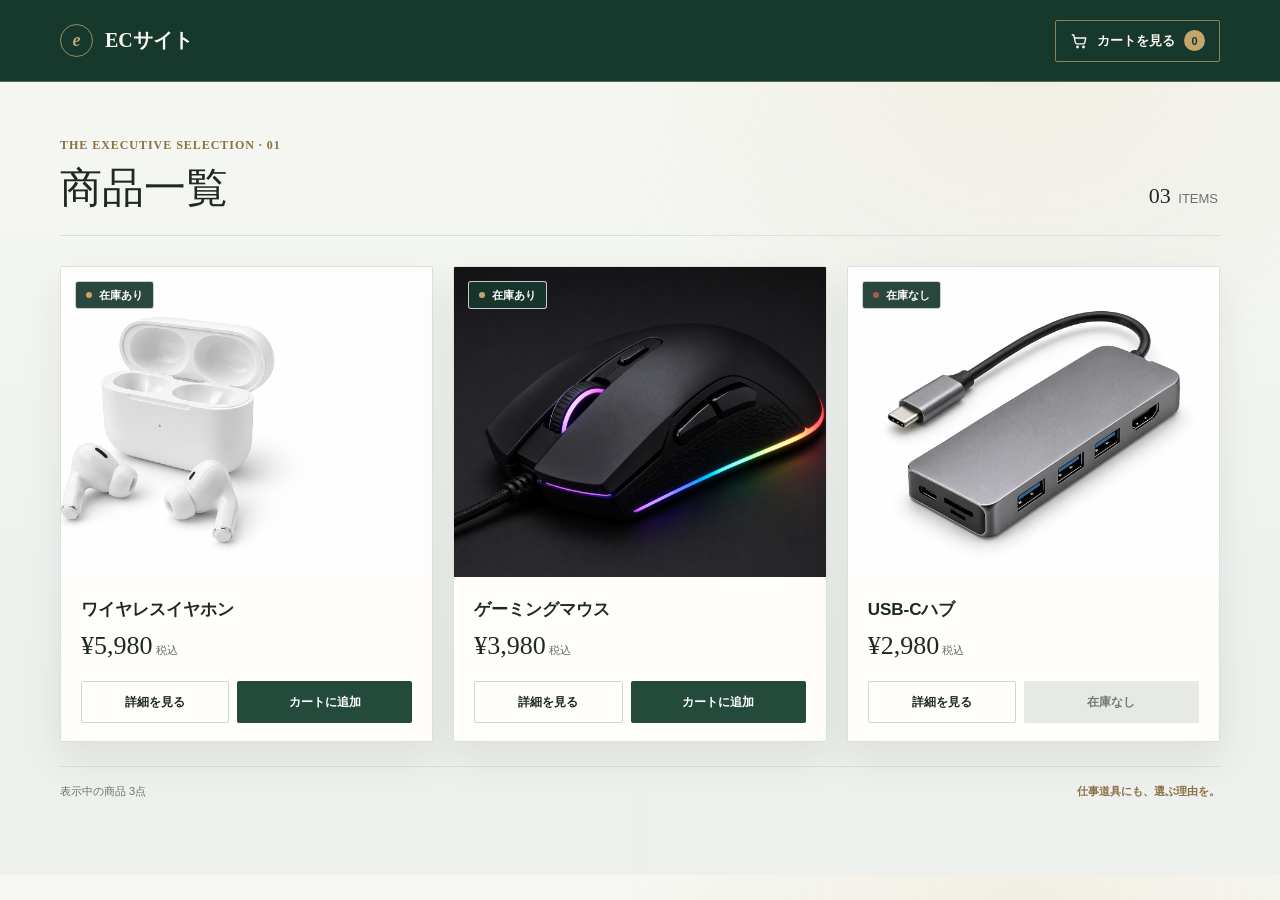
<file: mock/index.html>
<!DOCTYPE html>
<html lang="ja">
<head>
  <meta charset="UTF-8">
  <meta name="viewport" content="width=device-width, initial-scale=1">
  <meta name="theme-color" content="#f4f5f1">
  <title>商品一覧 | ECサイト</title>
  <style>
    :root {
      color-scheme: light;
      --ink: #1e2925;
      --muted: #6a736e;
      --paper: #edf0ec;
      --surface: #fffefa;
      --line: #d9dfd9;
      --green: #244a3c;
      --green-dark: #17382d;
      --lime: #c4a66b;
      --coral: #a85d4a;
      --shadow: 0 16px 38px rgb(27 43 35 / 8%);
    }

    * { box-sizing: border-box; }

    body {
      margin: 0;
      color: var(--ink);
      background:
        linear-gradient(90deg, transparent 49.94%, rgb(36 74 60 / 2.5%) 50%, transparent 50.06%),
        radial-gradient(ellipse at 80% 4%, rgb(196 166 107 / 11%), transparent 27rem),
        linear-gradient(180deg, #f7f8f4 0, var(--paper) 42rem);
      font-family: "Yu Gothic", "Hiragino Kaku Gothic ProN", Meiryo, sans-serif;
      -webkit-font-smoothing: antialiased;
    }

    a { color: inherit; }

    .site-header {
      height: 82px;
      border-bottom: 1px solid rgb(196 166 107 / 42%);
      background: var(--green-dark);
      color: #f8f6ef;
    }

    .header-inner,
    .page-shell {
      width: min(1160px, calc(100% - 48px));
      margin-inline: auto;
    }

    .header-inner {
      height: 100%;
      display: flex;
      align-items: center;
      justify-content: space-between;
    }

    .brand {
      display: inline-flex;
      align-items: center;
      gap: 12px;
      text-decoration: none;
      font-family: Georgia, "Yu Mincho", serif;
      font-size: 20px;
      font-weight: 600;
      letter-spacing: 0;
    }

    .brand-mark {
      width: 33px;
      height: 33px;
      display: grid;
      place-items: center;
      color: var(--lime);
      border: 1px solid rgb(196 166 107 / 76%);
      border-radius: 50%;
      font-family: Georgia, serif;
      font-size: 18px;
      font-style: italic;
    }

    .cart-link {
      min-height: 42px;
      display: inline-flex;
      align-items: center;
      justify-content: center;
      gap: 9px;
      padding: 0 14px;
      border: 1px solid rgb(196 166 107 / 68%);
      border-radius: 2px;
      background: transparent;
      color: #f8f6ef;
      text-decoration: none;
      font-size: 13px;
      font-weight: 700;
      transition: border-color 160ms ease, background 160ms ease, transform 160ms ease;
    }

    .cart-link:hover { border-color: var(--lime); background: rgb(255 255 255 / 7%); transform: translateY(-1px); }
    .cart-link svg { width: 18px; height: 18px; }

    .cart-count {
      min-width: 21px;
      height: 21px;
      display: inline-grid;
      place-items: center;
      padding-inline: 5px;
      border-radius: 50%;
      background: var(--lime);
      color: var(--green-dark);
      font-size: 11px;
      font-variant-numeric: tabular-nums;
    }

    main { padding: 56px 0 76px; }

    .page-intro {
      display: flex;
      align-items: end;
      justify-content: space-between;
      gap: 20px;
      margin-bottom: 30px;
      padding-bottom: 22px;
      border-bottom: 1px solid var(--line);
    }

    .eyebrow {
      margin: 0 0 10px;
      color: #8a7042;
      font-family: Georgia, "Yu Mincho", serif;
      font-size: 12px;
      font-weight: 800;
      letter-spacing: .08em;
    }

    h1 {
      margin: 0;
      font-family: Georgia, "Yu Mincho", serif;
      font-size: clamp(34px, 4vw, 42px);
      font-weight: 500;
      line-height: 1.2;
    }

    .item-total {
      margin: 0 2px 4px 0;
      color: var(--muted);
      font-size: 13px;
      white-space: nowrap;
    }

    .item-total strong {
      margin-right: 4px;
      color: var(--ink);
      font-family: Georgia, serif;
      font-size: 22px;
      font-weight: 500;
    }

    .product-grid {
      display: grid;
      grid-template-columns: repeat(3, minmax(0, 1fr));
      gap: 20px;
    }

    .product-card {
      min-width: 0;
      overflow: hidden;
      border: 1px solid #dce1dc;
      border-radius: 2px;
      background: var(--surface);
      box-shadow: var(--shadow);
      animation: arrive 500ms both;
    }

    .product-card:nth-child(2) { animation-delay: 70ms; }
    .product-card:nth-child(3) { animation-delay: 140ms; }

    .product-visual {
      position: relative;
      aspect-ratio: 1.2 / 1;
      overflow: hidden;
      background: #e6e9e5;
    }

    .product-visual img {
      width: 100%;
      height: 100%;
      display: block;
      object-fit: cover;
      transition: transform 350ms ease;
    }

    .product-card:hover .product-visual img { transform: scale(1.035); }

    .stock-tag {
      position: absolute;
      top: 14px;
      left: 14px;
      display: inline-flex;
      align-items: center;
      gap: 7px;
      min-height: 28px;
      padding: 0 10px;
      border: 1px solid rgb(255 255 255 / 75%);
      border-radius: 3px;
      background: rgb(23 56 45 / 92%);
      color: #fff;
      font-size: 11px;
      font-weight: 700;
    }

    .stock-tag::before {
      width: 6px;
      height: 6px;
      border-radius: 50%;
      background: var(--lime);
      content: "";
    }

    .stock-tag.out { color: #fff; }
    .stock-tag.out::before { background: var(--coral); }

    .product-info { padding: 20px 20px 18px; }

    .product-name {
      min-height: 27px;
      margin: 0 0 6px;
      font-size: 17px;
      font-weight: 650;
      line-height: 1.5;
    }

    .product-price {
      margin: 0 0 20px;
      font-family: Georgia, "Yu Mincho", serif;
      font-size: 26px;
      font-variant-numeric: tabular-nums;
      line-height: 1.2;
    }

    .product-price small {
      margin-left: 3px;
      color: var(--muted);
      font-family: "Aptos", "Yu Gothic UI", "Meiryo", sans-serif;
      font-size: 11px;
    }

    .card-actions {
      display: grid;
      grid-template-columns: 1fr 1.18fr;
      gap: 8px;
    }

    .button {
      min-height: 42px;
      display: inline-flex;
      align-items: center;
      justify-content: center;
      padding: 0 10px;
      border: 1px solid transparent;
      border-radius: 2px;
      font: inherit;
      font-size: 12px;
      font-weight: 750;
      text-align: center;
      text-decoration: none;
      cursor: pointer;
      transition: color 160ms ease, background 160ms ease, border-color 160ms ease;
    }

    .button-secondary { border-color: #cfd7d0; background: transparent; color: var(--ink); }
    .button-secondary:hover { border-color: var(--green); color: var(--green-dark); }
    .button-primary { background: var(--green); color: #fff; }
    .button-primary:hover { background: var(--green-dark); }
    .button-primary:disabled { background: #e7e9e5; color: #737b75; cursor: not-allowed; }
    .button:focus-visible, .cart-link:focus-visible { outline: 3px solid var(--lime); outline-offset: 3px; }

    .page-note {
      display: flex;
      align-items: center;
      justify-content: space-between;
      gap: 16px;
      margin-top: 24px;
      padding-top: 17px;
      border-top: 1px solid var(--line);
      color: var(--muted);
      font-size: 11px;
    }

    .page-note span:last-child { color: #8a7042; font-weight: 700; }

    .toast {
      position: fixed;
      z-index: 2;
      right: 24px;
      bottom: 24px;
      max-width: calc(100vw - 32px);
      padding: 13px 17px;
      border: 1px solid #426f53;
      border-radius: 2px;
      background: var(--green-dark);
      color: #fff;
      box-shadow: 0 10px 30px rgb(22 46 30 / 20%);
      font-size: 13px;
      opacity: 0;
      pointer-events: none;
      transform: translateY(8px);
      transition: opacity 180ms ease, transform 180ms ease;
    }

    .toast.is-visible { opacity: 1; transform: translateY(0); }

    @keyframes arrive {
      from { opacity: 0; transform: translateY(12px); }
      to { opacity: 1; transform: translateY(0); }
    }

    @media (max-width: 760px) {
      .product-grid { grid-template-columns: repeat(2, minmax(0, 1fr)); gap: 14px; }
      .product-info { padding: 15px 14px 14px; }
      .card-actions { grid-template-columns: 1fr; }
      .button { min-height: 40px; }
    }

    @media (max-width: 520px) {
      .header-inner, .page-shell { width: min(100% - 32px, 420px); }
      .site-header { height: 66px; }
      .brand { font-size: 17px; }
      .cart-link { min-height: 40px; padding-inline: 10px; font-size: 12px; }
      main { padding-top: 34px; }
      .page-intro { margin-bottom: 20px; }
      .product-grid { grid-template-columns: 1fr; gap: 14px; }
      .product-card { display: grid; grid-template-columns: 42% minmax(0, 1fr); }
      .product-visual { height: 100%; min-height: 205px; aspect-ratio: auto; }
      .stock-tag { top: 9px; left: 8px; min-height: 25px; padding-inline: 7px; font-size: 10px; }
      .product-info { display: flex; flex-direction: column; justify-content: center; padding: 14px 12px; }
      .product-name { font-size: 15px; }
      .product-price { margin-bottom: 12px; font-size: 21px; }
      .button { font-size: 11px; }
      .page-note { align-items: flex-start; flex-direction: column; gap: 6px; }
    }

    @media (prefers-reduced-motion: reduce) {
      *, *::before, *::after { scroll-behavior: auto !important; animation-duration: .01ms !important; transition-duration: .01ms !important; }
    }
  </style>
</head>
<body>
  <header class="site-header">
    <div class="header-inner">
      <a class="brand" href="./index.html" aria-label="ECサイト ホーム">
        <span class="brand-mark" aria-hidden="true">e</span>
        <span>ECサイト</span>
      </a>
      <a class="cart-link" href="#cart" aria-label="カートを見る。現在0点">
        <svg viewBox="0 0 24 24" fill="none" stroke="currentColor" stroke-width="1.8" stroke-linecap="round" stroke-linejoin="round" aria-hidden="true">
          <path d="M3 4h2l2.2 10.2a2 2 0 0 0 2 1.6h8.5a2 2 0 0 0 1.9-1.4L21 8H6" />
          <circle cx="10" cy="20" r="1" />
          <circle cx="18" cy="20" r="1" />
        </svg>
        <span>カートを見る</span>
        <span class="cart-count" aria-live="polite">0</span>
      </a>
    </div>
  </header>

  <main class="page-shell">
    <section aria-labelledby="page-title">
      <div class="page-intro">
        <div>
          <p class="eyebrow">THE EXECUTIVE SELECTION · 01</p>
          <h1 id="page-title">商品一覧</h1>
        </div>
        <p class="item-total"><strong>03</strong> ITEMS</p>
      </div>

      <div class="product-grid">
        <article class="product-card" data-product="ワイヤレスイヤホン">
          <div class="product-visual">
            <img src="../src/main/resources/static/images/products/1.png" alt="白い充電ケースとワイヤレスイヤホン" width="1536" height="1024">
            <span class="stock-tag">在庫あり</span>
          </div>
          <div class="product-info">
            <h2 class="product-name">ワイヤレスイヤホン</h2>
            <p class="product-price">¥5,980<small>税込</small></p>
            <div class="card-actions">
              <button class="button button-secondary" type="button">詳細を見る</button>
              <button class="button button-primary add-to-cart" type="button">カートに追加</button>
            </div>
          </div>
        </article>

        <article class="product-card" data-product="ゲーミングマウス">
          <div class="product-visual">
            <img src="../src/main/resources/static/images/products/2.png" alt="RGBライティング付きの黒いゲーミングマウス" width="1536" height="1024">
            <span class="stock-tag">在庫あり</span>
          </div>
          <div class="product-info">
            <h2 class="product-name">ゲーミングマウス</h2>
            <p class="product-price">¥3,980<small>税込</small></p>
            <div class="card-actions">
              <button class="button button-secondary" type="button">詳細を見る</button>
              <button class="button button-primary add-to-cart" type="button">カートに追加</button>
            </div>
          </div>
        </article>

        <article class="product-card" data-product="USB-Cハブ">
          <div class="product-visual">
            <img src="../src/main/resources/static/images/products/3.png" alt="複数ポートを備えたシルバーのUSB-Cハブ" width="1536" height="1024">
            <span class="stock-tag out">在庫なし</span>
          </div>
          <div class="product-info">
            <h2 class="product-name">USB-Cハブ</h2>
            <p class="product-price">¥2,980<small>税込</small></p>
            <div class="card-actions">
              <button class="button button-secondary" type="button">詳細を見る</button>
              <button class="button button-primary add-to-cart" type="button" disabled>在庫なし</button>
            </div>
          </div>
        </article>
      </div>

      <div class="page-note">
        <span>表示中の商品 3点</span>
        <span>仕事道具にも、選ぶ理由を。</span>
      </div>
    </section>
  </main>

  <div class="toast" role="status" aria-live="polite"></div>

  <script>
    const cartCount = document.querySelector(".cart-count");
    const cartLink = document.querySelector(".cart-link");
    const toast = document.querySelector(".toast");
    let toastTimer;
    let addedCount = 0;

    function showToast(message) {
      toast.textContent = message;
      toast.classList.add("is-visible");
      window.clearTimeout(toastTimer);
      toastTimer = window.setTimeout(() => toast.classList.remove("is-visible"), 2400);
    }

    document.querySelectorAll(".add-to-cart").forEach((button) => {
      button.addEventListener("click", () => {
        const product = button.closest(".product-card").dataset.product;
        addedCount += 1;
        cartCount.textContent = String(addedCount);
        cartLink.setAttribute("aria-label", `カートを見る。現在${addedCount}点`);
        button.textContent = "追加済み";
        button.disabled = true;
        showToast(`${product}を1点カートに追加しました`);
      });
    });

    cartLink.addEventListener("click", (event) => {
      event.preventDefault();
      showToast(addedCount ? `カートに${addedCount}点入っています` : "カートは空です");
    });
  </script>
</body>
</html>
</file>
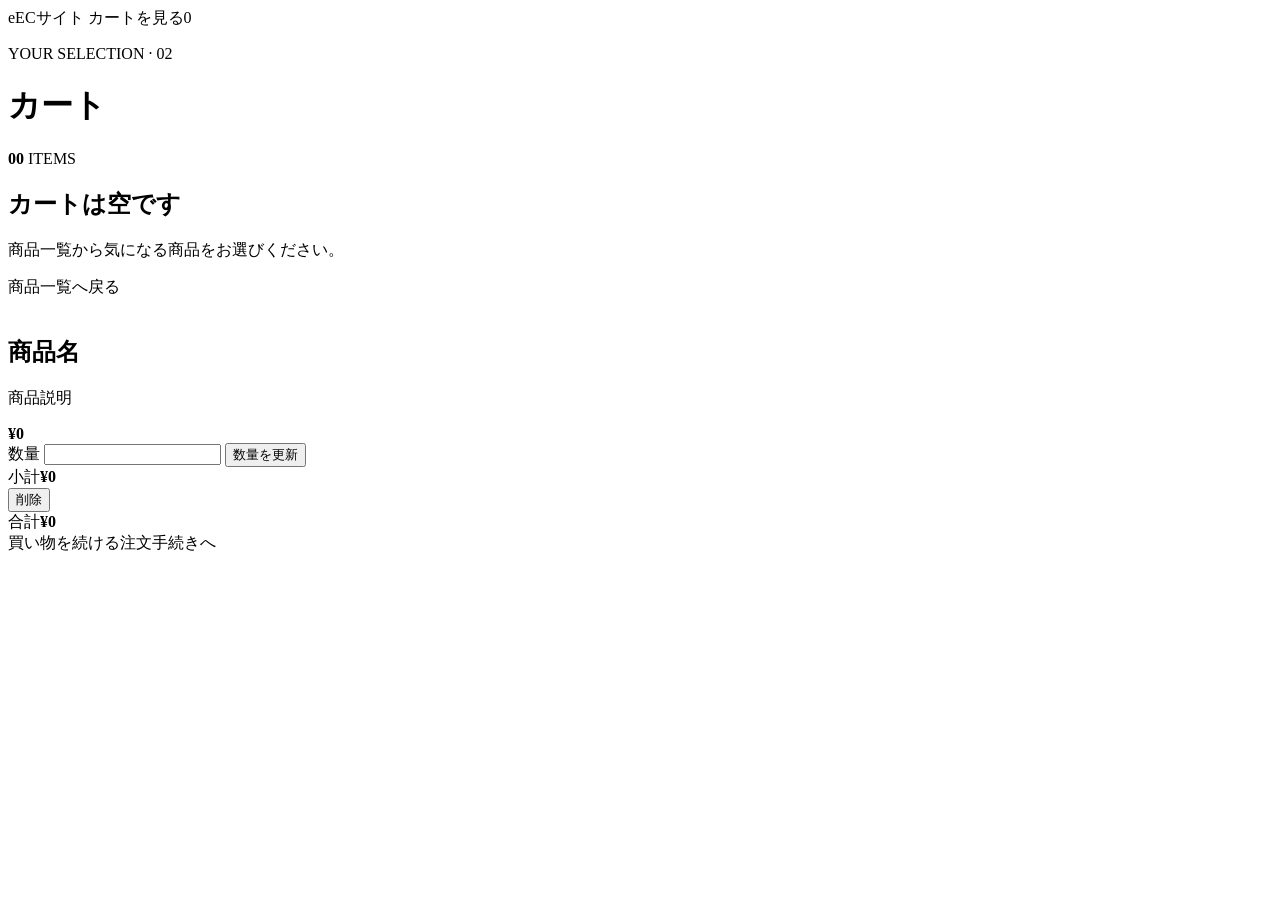
<file: src/main/resources/templates/cart.html>
<!DOCTYPE html>
<html lang="ja" xmlns:th="http://www.thymeleaf.org">
<head>
  <meta charset="UTF-8">
  <meta name="viewport" content="width=device-width, initial-scale=1">
  <meta name="theme-color" content="#17382d">
  <title>カート | ECサイト</title>
  <link rel="stylesheet" th:href="@{/css/products.css}">
</head>
<body>
  <header class="site-header"><div class="header-inner">
    <a class="brand" th:href="@{/products}" aria-label="ECサイト 商品一覧"><span class="brand-mark" aria-hidden="true">e</span><span>ECサイト</span></a>
    <a class="cart-link" th:href="@{/cart}" th:attr="aria-label=|カートを見る。現在${cartCount}点|"><span>カートを見る</span><span class="cart-count" th:text="${cartCount}">0</span></a>
  </div></header>
  <main class="page-shell">
    <div class="page-intro"><div><p class="eyebrow">YOUR SELECTION · 02</p><h1 id="page-title">カート</h1></div><p class="item-total"><strong th:text="${#numbers.formatInteger(cartCount, 2)}">00</strong> ITEMS</p></div>
    <div class="empty-state" th:if="${cartItems.isEmpty()}">
      <h2>カートは空です</h2><p>商品一覧から気になる商品をお選びください。</p>
      <a class="button button-primary" th:href="@{/products}">商品一覧へ戻る</a>
    </div>
    <div th:unless="${cartItems.isEmpty()}">
      <div class="cart-list">
        <article class="cart-row" th:each="item : ${cartItems}">
          <a class="cart-product-image" th:href="@{/products/{productId}(productId=${item.product.productId})}"><img th:src="${item.product.imageUrl}" th:alt="${item.product.name}"></a>
          <div class="cart-product-info">
            <h2><a th:href="@{/products/{productId}(productId=${item.product.productId})}" th:text="${item.product.name}">商品名</a></h2>
            <p th:text="${item.product.description}">商品説明</p>
            <strong th:text="|¥${#numbers.formatDecimal(item.product.price, 1, 'COMMA', 0, 'POINT')}|">¥0</strong>
          </div>
          <form class="quantity-form" th:action="@{/cart/items/{productId}/update(productId=${item.product.productId})}" method="post">
            <label th:for="|quantity-${item.product.productId}|">数量</label>
            <input type="number" name="quantity" min="1" th:max="${item.product.stock}" th:value="${item.quantity}" th:id="|quantity-${item.product.productId}|" required>
            <button class="button button-secondary" type="submit">数量を更新</button>
          </form>
          <div class="cart-subtotal"><span>小計</span><strong th:text="|¥${#numbers.formatDecimal(item.subtotal, 1, 'COMMA', 0, 'POINT')}|">¥0</strong></div>
          <form th:action="@{/cart/items/{productId}/delete(productId=${item.product.productId})}" method="post"><button class="text-button" type="submit">削除</button></form>
        </article>
      </div>
      <div class="cart-summary"><span>合計</span><strong th:text="|¥${#numbers.formatDecimal(cartTotal, 1, 'COMMA', 0, 'POINT')}|">¥0</strong></div>
      <div class="flow-actions"><a class="button button-secondary" th:href="@{/products}">買い物を続ける</a><a class="button button-primary" th:href="@{/orders/confirm}">注文手続きへ</a></div>
    </div>
  </main>
</body>
</html>
</file>
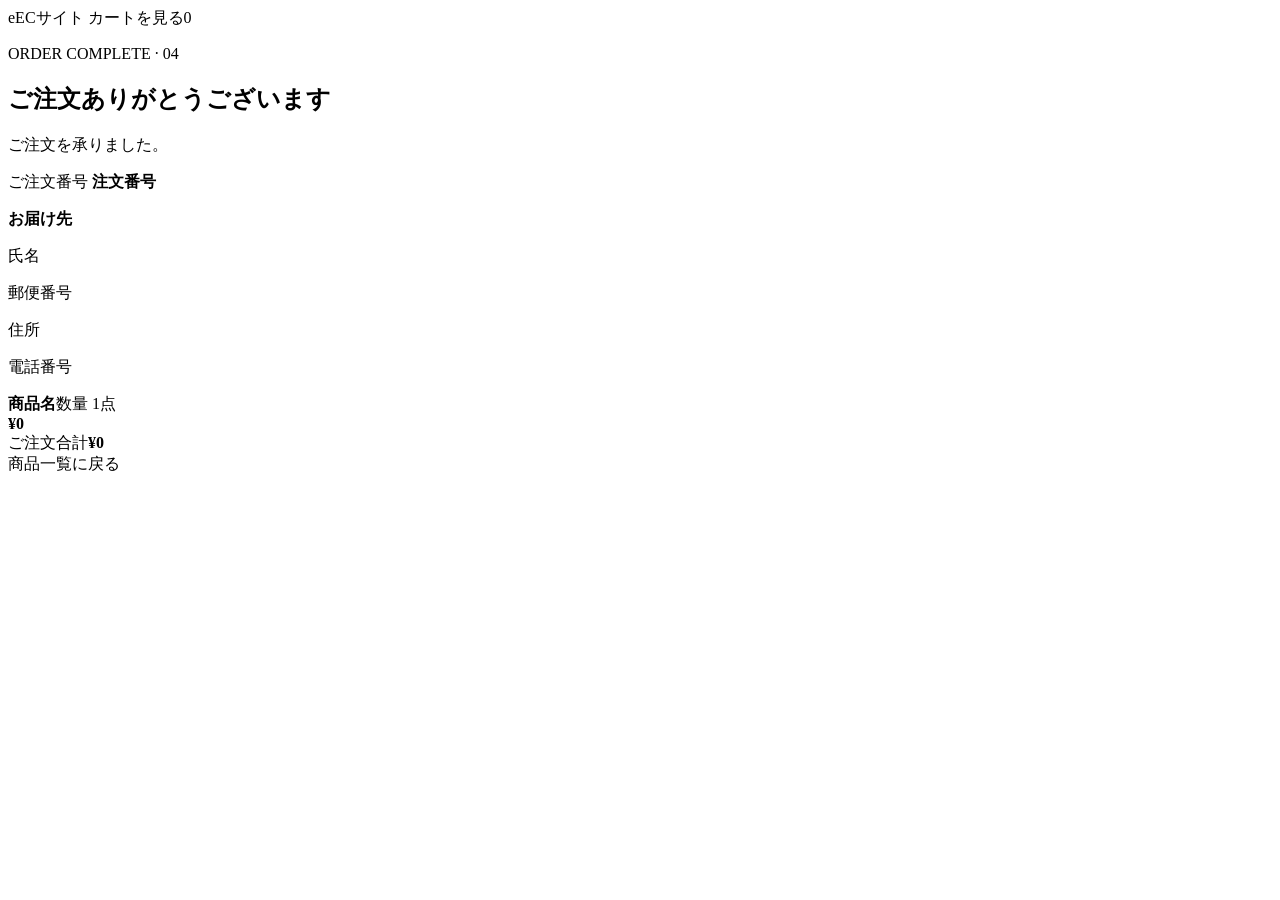
<file: src/main/resources/templates/order-complete.html>
<!DOCTYPE html>
<html lang="ja" xmlns:th="http://www.thymeleaf.org">
<head>
  <meta charset="UTF-8">
  <meta name="viewport" content="width=device-width, initial-scale=1">
  <meta name="theme-color" content="#17382d">
  <title>注文完了 | ECサイト</title>
  <link rel="stylesheet" th:href="@{/css/products.css}">
</head>
<body>
  <header class="site-header"><div class="header-inner">
    <a class="brand" th:href="@{/products}" aria-label="ECサイト 商品一覧"><span class="brand-mark" aria-hidden="true">e</span><span>ECサイト</span></a>
    <a class="cart-link" th:href="@{/cart}" aria-label="カートを見る。現在0点"><span>カートを見る</span><span class="cart-count" th:text="${cartCount}">0</span></a>
  </div></header>
  <main class="page-shell">
    <section class="complete-panel" aria-labelledby="page-title">
      <p class="eyebrow">ORDER COMPLETE · 04</p>
      <h1 id="page-title">ご注文ありがとうございます</h1>
      <p class="complete-message">ご注文を承りました。</p>
      <p class="order-number">ご注文番号 <strong th:text="${order.orderId}">注文番号</strong></p>
      <div class="delivery-summary">
        <p><strong>お届け先</strong></p>
        <p th:text="${order.customerName}">氏名</p>
        <p th:text="${order.postalCode}">郵便番号</p>
        <p th:text="${order.address}">住所</p>
        <p th:text="${order.phoneNumber}">電話番号</p>
      </div>
      <div class="confirm-list">
        <div class="confirm-row" th:each="item : ${orderItems}">
          <div><strong th:text="${item.product.name}">商品名</strong><span th:text="|数量 ${item.quantity}点|">数量 1点</span></div>
          <strong th:text="|¥${#numbers.formatDecimal(item.subtotal, 1, 'COMMA', 0, 'POINT')}|">¥0</strong>
        </div>
      </div>
      <div class="cart-summary"><span>ご注文合計</span><strong th:text="|¥${#numbers.formatDecimal(orderTotal, 1, 'COMMA', 0, 'POINT')}|">¥0</strong></div>
      <a class="button button-primary" th:href="@{/products}">商品一覧に戻る</a>
    </section>
  </main>
</body>
</html>
</file>
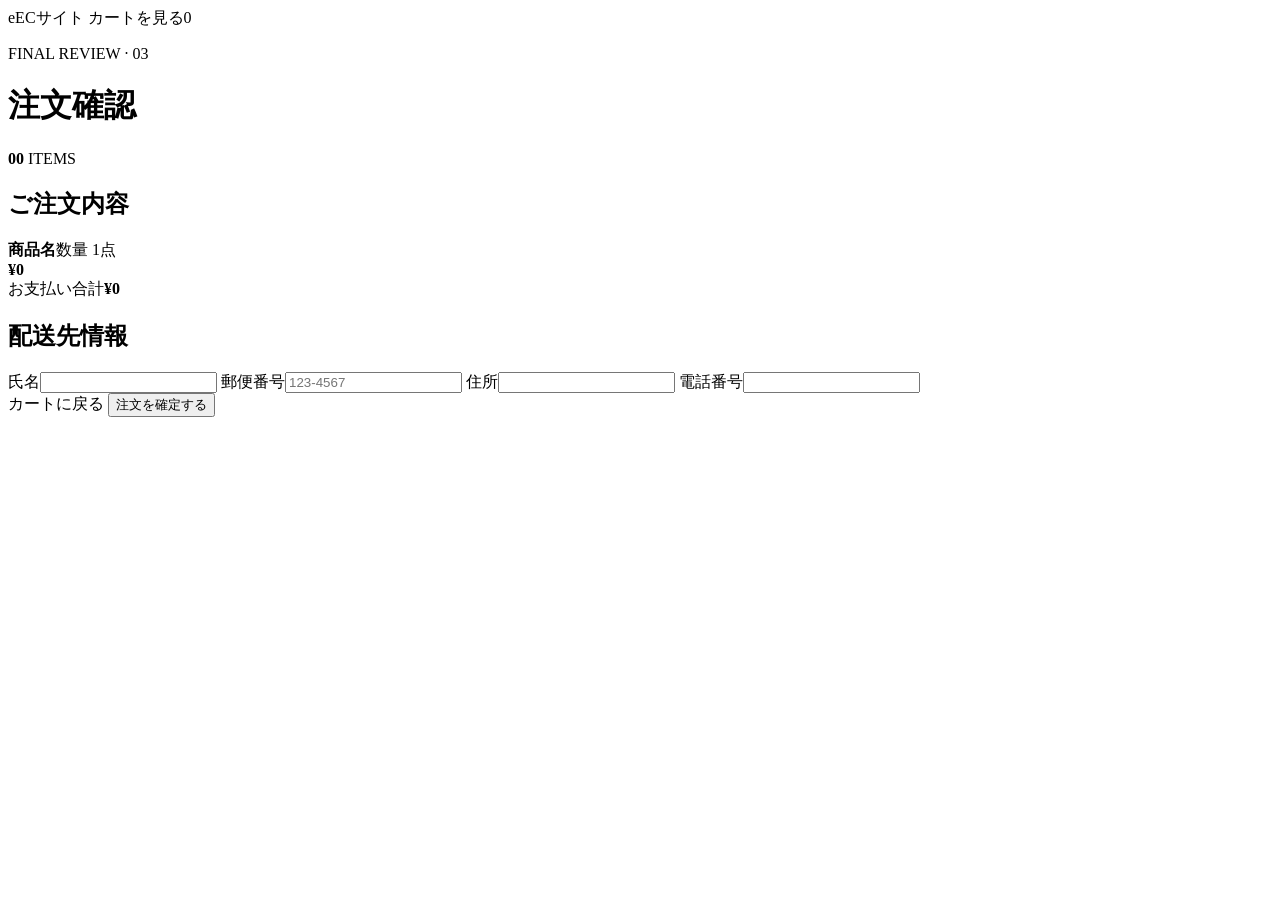
<file: src/main/resources/templates/order-confirm.html>
<!DOCTYPE html>
<html lang="ja" xmlns:th="http://www.thymeleaf.org">
<head>
  <meta charset="UTF-8">
  <meta name="viewport" content="width=device-width, initial-scale=1">
  <meta name="theme-color" content="#17382d">
  <title>注文確認 | ECサイト</title>
  <link rel="stylesheet" th:href="@{/css/products.css}">
</head>
<body>
  <header class="site-header"><div class="header-inner">
    <a class="brand" th:href="@{/products}" aria-label="ECサイト 商品一覧"><span class="brand-mark" aria-hidden="true">e</span><span>ECサイト</span></a>
    <a class="cart-link" th:href="@{/cart}" th:attr="aria-label=|カートを見る。現在${cartCount}点|"><span>カートを見る</span><span class="cart-count" th:text="${cartCount}">0</span></a>
  </div></header>
  <main class="page-shell">
    <div class="page-intro"><div><p class="eyebrow">FINAL REVIEW · 03</p><h1 id="page-title">注文確認</h1></div><p class="item-total"><strong th:text="${#numbers.formatInteger(cartCount, 2)}">00</strong> ITEMS</p></div>
    <section class="confirm-panel" aria-labelledby="confirm-title">
      <h2 id="confirm-title">ご注文内容</h2>
      <div class="confirm-list">
        <div class="confirm-row" th:each="item : ${cartItems}">
          <div><strong th:text="${item.product.name}">商品名</strong><span th:text="|数量 ${item.quantity}点|">数量 1点</span></div>
          <strong th:text="|¥${#numbers.formatDecimal(item.subtotal, 1, 'COMMA', 0, 'POINT')}|">¥0</strong>
        </div>
      </div>
      <div class="cart-summary"><span>お支払い合計</span><strong th:text="|¥${#numbers.formatDecimal(cartTotal, 1, 'COMMA', 0, 'POINT')}|">¥0</strong></div>
    </section>
    <form class="address-form" th:action="@{/orders}" th:object="${orderForm}" method="post">
      <h2>配送先情報</h2>
      <div class="address-fields">
        <label>氏名<input type="text" th:field="*{customerName}" autocomplete="name" required maxlength="100"><span class="field-error" th:errors="*{customerName}"></span></label>
        <label>郵便番号<input type="text" th:field="*{postalCode}" autocomplete="postal-code" inputmode="numeric" placeholder="123-4567" required><span class="field-error" th:errors="*{postalCode}"></span></label>
        <label class="address-field">住所<input type="text" th:field="*{address}" autocomplete="street-address" required maxlength="255"><span class="field-error" th:errors="*{address}"></span></label>
        <label>電話番号<input type="tel" th:field="*{phoneNumber}" autocomplete="tel" inputmode="tel" required><span class="field-error" th:errors="*{phoneNumber}"></span></label>
      </div>
      <div class="flow-actions">
        <a class="button button-secondary" th:href="@{/cart}">カートに戻る</a>
        <button class="button button-primary" type="submit">注文を確定する</button>
      </div>
    </form>
  </main>
</body>
</html>
</file>
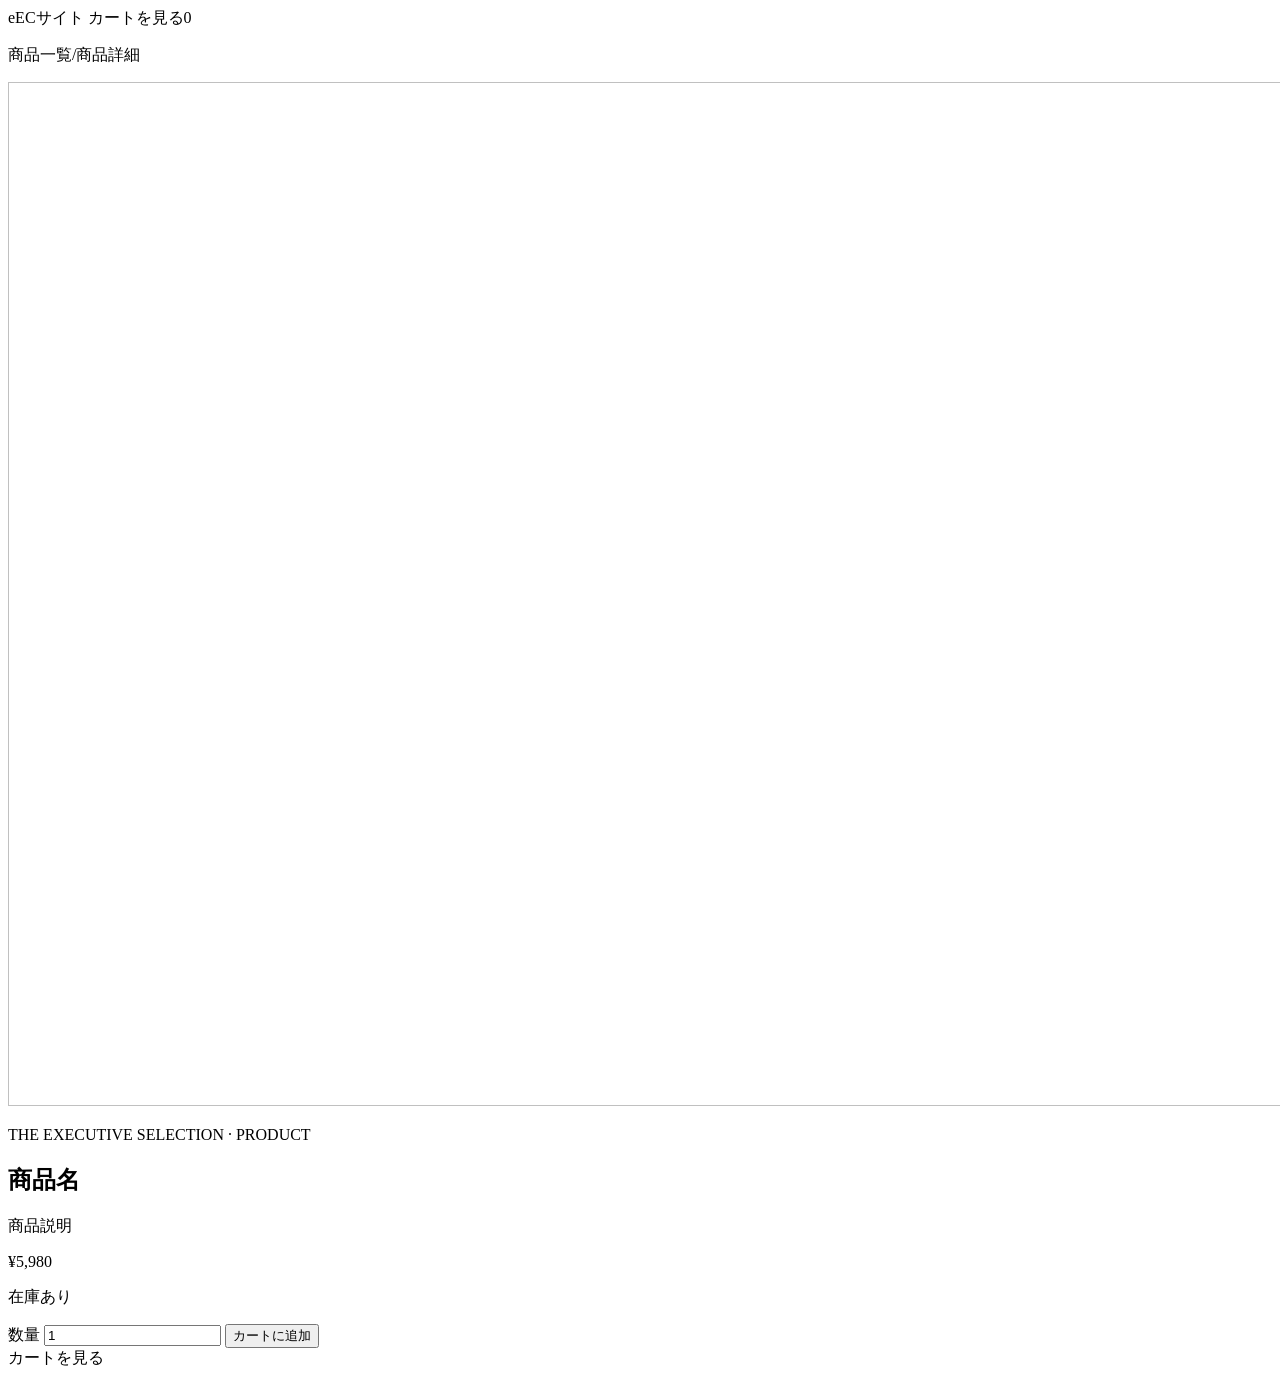
<file: src/main/resources/templates/products-detail.html>
<!DOCTYPE html>
<html lang="ja" xmlns:th="http://www.thymeleaf.org">
<head>
  <meta charset="UTF-8">
  <meta name="viewport" content="width=device-width, initial-scale=1">
  <meta name="theme-color" content="#17382d">
  <title th:text="${product.name} + ' | 商品詳細 | ECサイト'">商品詳細 | ECサイト</title>
  <link rel="stylesheet" th:href="@{/css/products.css}">
  <script th:src="@{/js/products.js}" defer></script>
</head>
<body>
  <header class="site-header">
    <div class="header-inner">
      <a class="brand" th:href="@{/products}" aria-label="ECサイト 商品一覧">
        <span class="brand-mark" aria-hidden="true">e</span><span>ECサイト</span>
      </a>
      <a class="cart-link" th:href="@{/cart}" th:attr="aria-label=|カートを見る。現在${cartCount}点|">
        <span>カートを見る</span><span class="cart-count" aria-live="polite" th:text="${cartCount}">0</span>
      </a>
    </div>
  </header>
  <main class="page-shell">
    <p class="breadcrumb"><a th:href="@{/products}">商品一覧</a><span aria-hidden="true">/</span><span>商品詳細</span></p>
    <section class="detail-layout" aria-labelledby="page-title">
      <div class="detail-visual">
        <img th:src="${product.imageUrl}" th:alt="${product.name}" width="1536" height="1024">
      </div>
      <div class="detail-info">
        <p class="eyebrow">THE EXECUTIVE SELECTION · PRODUCT</p>
        <h1 id="page-title" th:text="${product.name}">商品名</h1>
        <p class="detail-description" th:text="${product.description}">商品説明</p>
        <p class="detail-price" th:text="|¥${#numbers.formatDecimal(product.price, 1, 'COMMA', 0, 'POINT')}|">¥5,980</p>
        <p class="detail-stock" th:text="${product.stock > 0 ? '在庫あり' : '在庫なし'}">在庫あり</p>
        <div class="detail-actions">
          <form class="add-to-cart-form" th:action="@{/cart/items}" method="post"
                th:attr="data-product-name=${product.name},data-stock=${product.stock},data-current-quantity=${currentQuantity}">
            <input type="hidden" name="productId" th:value="${product.productId}">
            <input type="hidden" name="returnTo" th:value="@{/products/{productId}(productId=${product.productId})}">
            <label class="detail-quantity-label" for="quantity">数量</label>
            <input class="detail-quantity-input" id="quantity" name="quantity" type="number" min="1"
                   th:max="${product.stock - currentQuantity}" value="1" required>
            <button class="button button-primary add-to-cart" type="submit"
                    th:disabled="${product.stock == 0 or currentQuantity >= product.stock}"
                    th:text="${product.stock == 0 ? '在庫なし' : (currentQuantity >= product.stock ? '追加済み' : 'カートに追加')}">カートに追加</button>
          </form>
          <a class="button button-secondary" th:href="@{/cart}">カートを見る</a>
        </div>
      </div>
    </section>
  </main>
  <div class="toast" role="status" aria-live="polite" aria-atomic="true"></div>
</body>
</html>
</file>
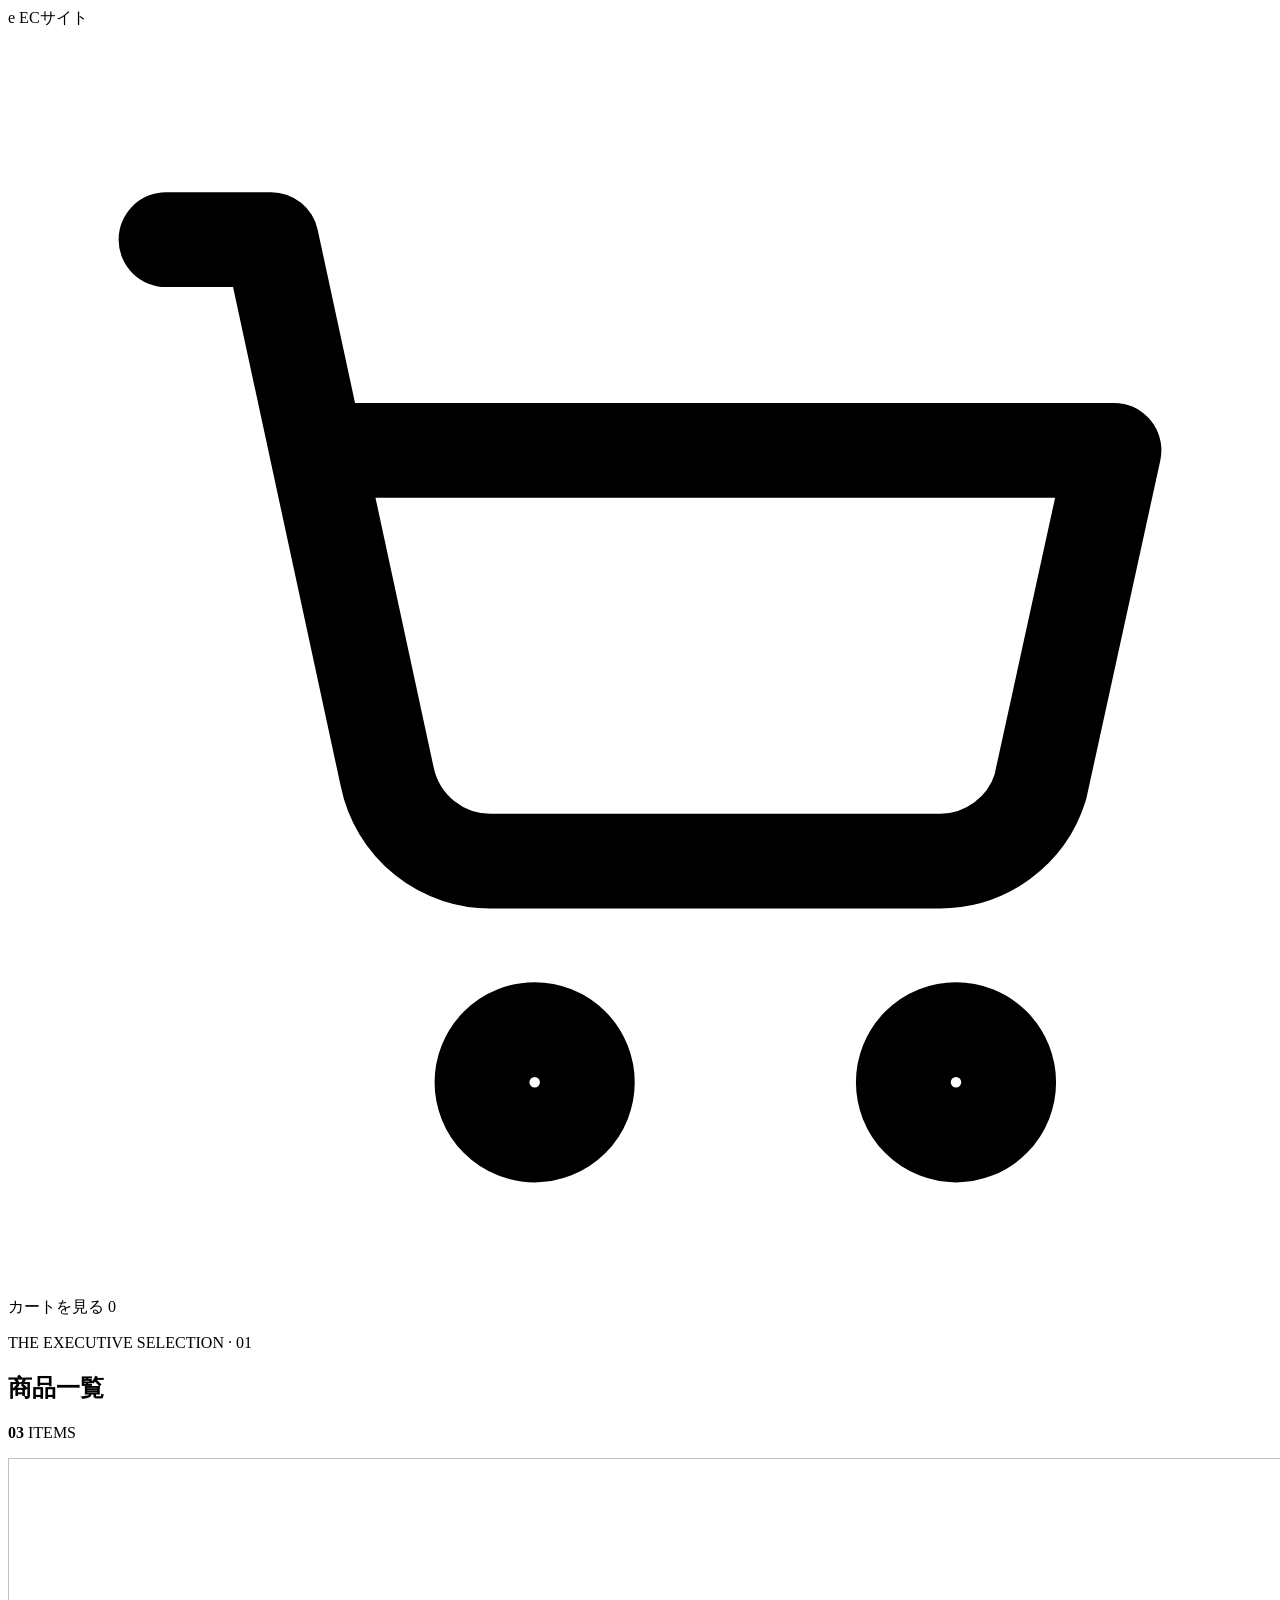
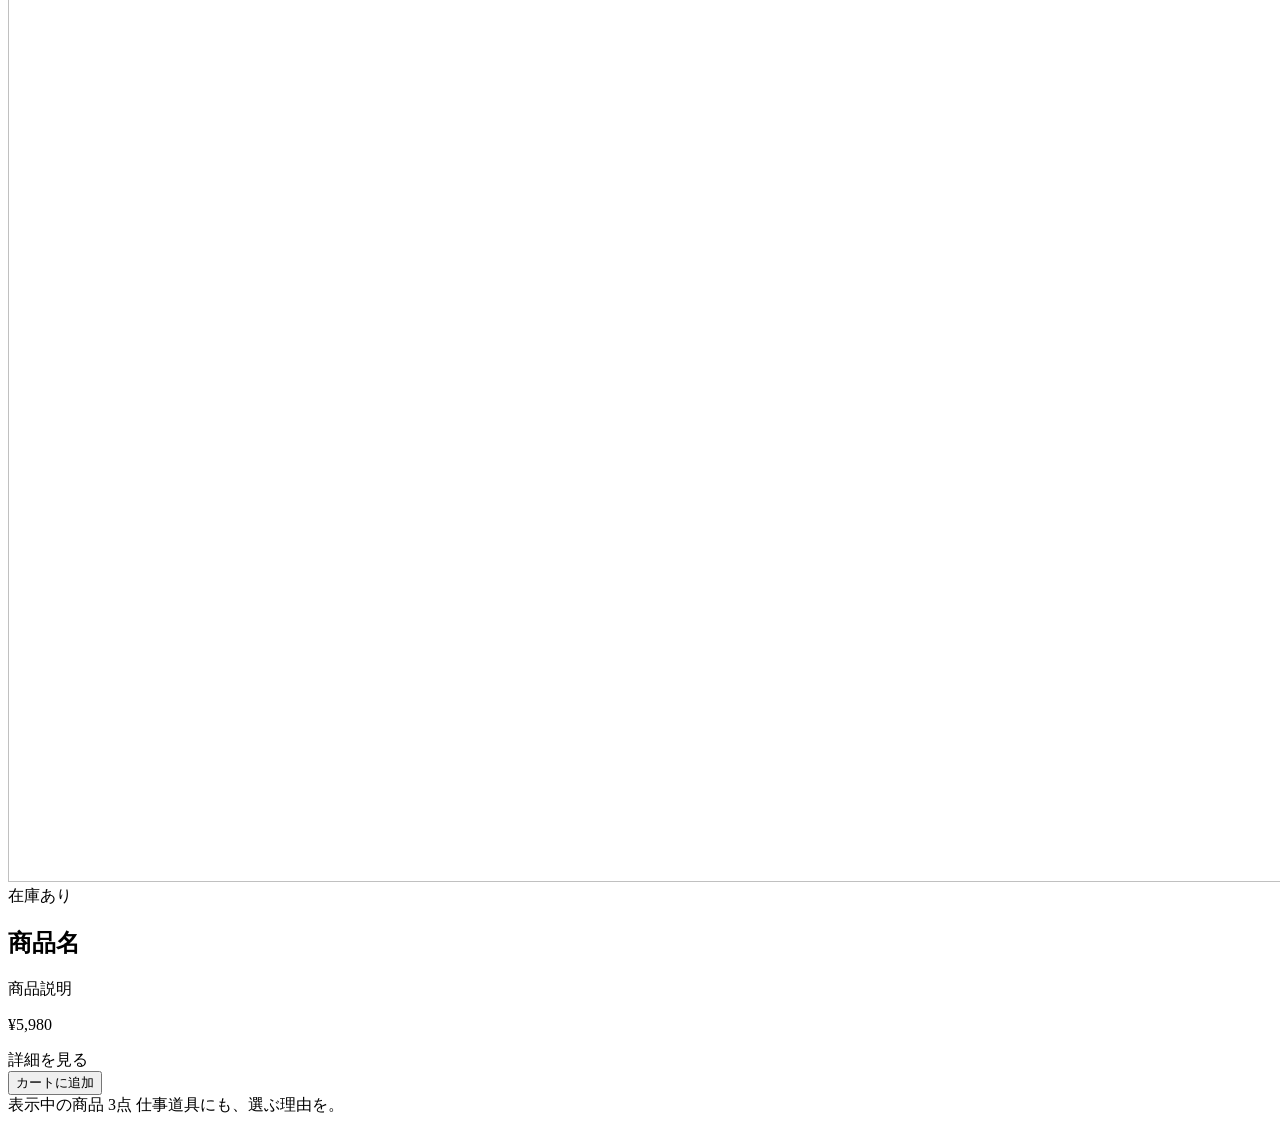
<file: src/main/resources/templates/products.html>
<!DOCTYPE html>
<html lang="ja" xmlns:th="http://www.thymeleaf.org">
<head>
  <meta charset="UTF-8">
  <meta name="viewport" content="width=device-width, initial-scale=1">
  <meta name="theme-color" content="#17382d">
  <title>商品一覧 | ECサイト</title>
  <link rel="stylesheet" th:href="@{/css/products.css}">
  <script th:src="@{/js/products.js}" defer></script>
</head>
<body>
  <header class="site-header">
    <div class="header-inner">
      <a class="brand" th:href="@{/products}" aria-label="ECサイト 商品一覧">
        <span class="brand-mark" aria-hidden="true">e</span>
        <span>ECサイト</span>
      </a>
      <a class="cart-link" th:href="@{/cart}" th:attr="aria-label=|カートを見る。現在${cartCount}点|">
        <svg viewBox="0 0 24 24" fill="none" stroke="currentColor" stroke-width="1.8" stroke-linecap="round" stroke-linejoin="round" aria-hidden="true">
          <path d="M3 4h2l2.2 10.2a2 2 0 0 0 2 1.6h8.5a2 2 0 0 0 1.9-1.4L21 8H6" />
          <circle cx="10" cy="20" r="1" />
          <circle cx="18" cy="20" r="1" />
        </svg>
        <span>カートを見る</span>
        <span class="cart-count" aria-live="polite" th:text="${cartCount}">0</span>
      </a>
    </div>
  </header>

  <main class="page-shell">
    <section aria-labelledby="page-title">
      <div class="page-intro">
        <div>
          <p class="eyebrow">THE EXECUTIVE SELECTION · 01</p>
          <h1 id="page-title">商品一覧</h1>
        </div>
        <p class="item-total"><strong th:text="${#numbers.formatInteger(products.size(), 2)}">03</strong> ITEMS</p>
      </div>

      <div class="product-grid">
        <article class="product-card" th:each="product : ${products}">
          <div class="product-visual">
            <img th:src="${product.imageUrl}" th:alt="${product.name}" width="1536" height="1024">
            <span class="stock-tag" th:classappend="${product.stock == 0} ? ' out' : ''"
                  th:text="${product.stock > 0 ? '在庫あり' : '在庫なし'}">在庫あり</span>
          </div>
          <div class="product-info">
            <h2 class="product-name" th:text="${product.name}">商品名</h2>
            <p class="product-description" th:text="${product.description}">商品説明</p>
            <p class="product-price" th:text="|¥${#numbers.formatDecimal(product.price, 1, 'COMMA', 0, 'POINT')}|">¥5,980</p>
            <div class="card-actions">
              <a class="button button-secondary" th:href="@{/products/{productId}(productId=${product.productId})}">詳細を見る</a>
              <form class="add-to-cart-form" th:action="@{/cart/items}" method="post"
                    th:attr="data-product-name=${product.name},data-stock=${product.stock},data-current-quantity=${cartQuantities[product.productId]}">
                <input type="hidden" name="productId" th:value="${product.productId}">
                <input type="hidden" name="quantity" value="1">
                <input type="hidden" name="returnTo" value="/products">
                <button class="button button-primary add-to-cart" type="submit"
                        th:disabled="${product.stock == 0 or cartQuantities[product.productId] >= product.stock}"
                        th:text="${product.stock == 0 ? '在庫なし' : (cartQuantities[product.productId] >= product.stock ? '追加済み' : 'カートに追加')}">カートに追加</button>
              </form>
            </div>
          </div>
        </article>
      </div>

      <div class="page-note">
        <span>表示中の商品 <span th:text="${products.size()}">3</span>点</span>
        <span>仕事道具にも、選ぶ理由を。</span>
      </div>
    </section>
  </main>

  <div class="toast" role="status" aria-live="polite" aria-atomic="true"></div>
</body>
</html>
</file>
